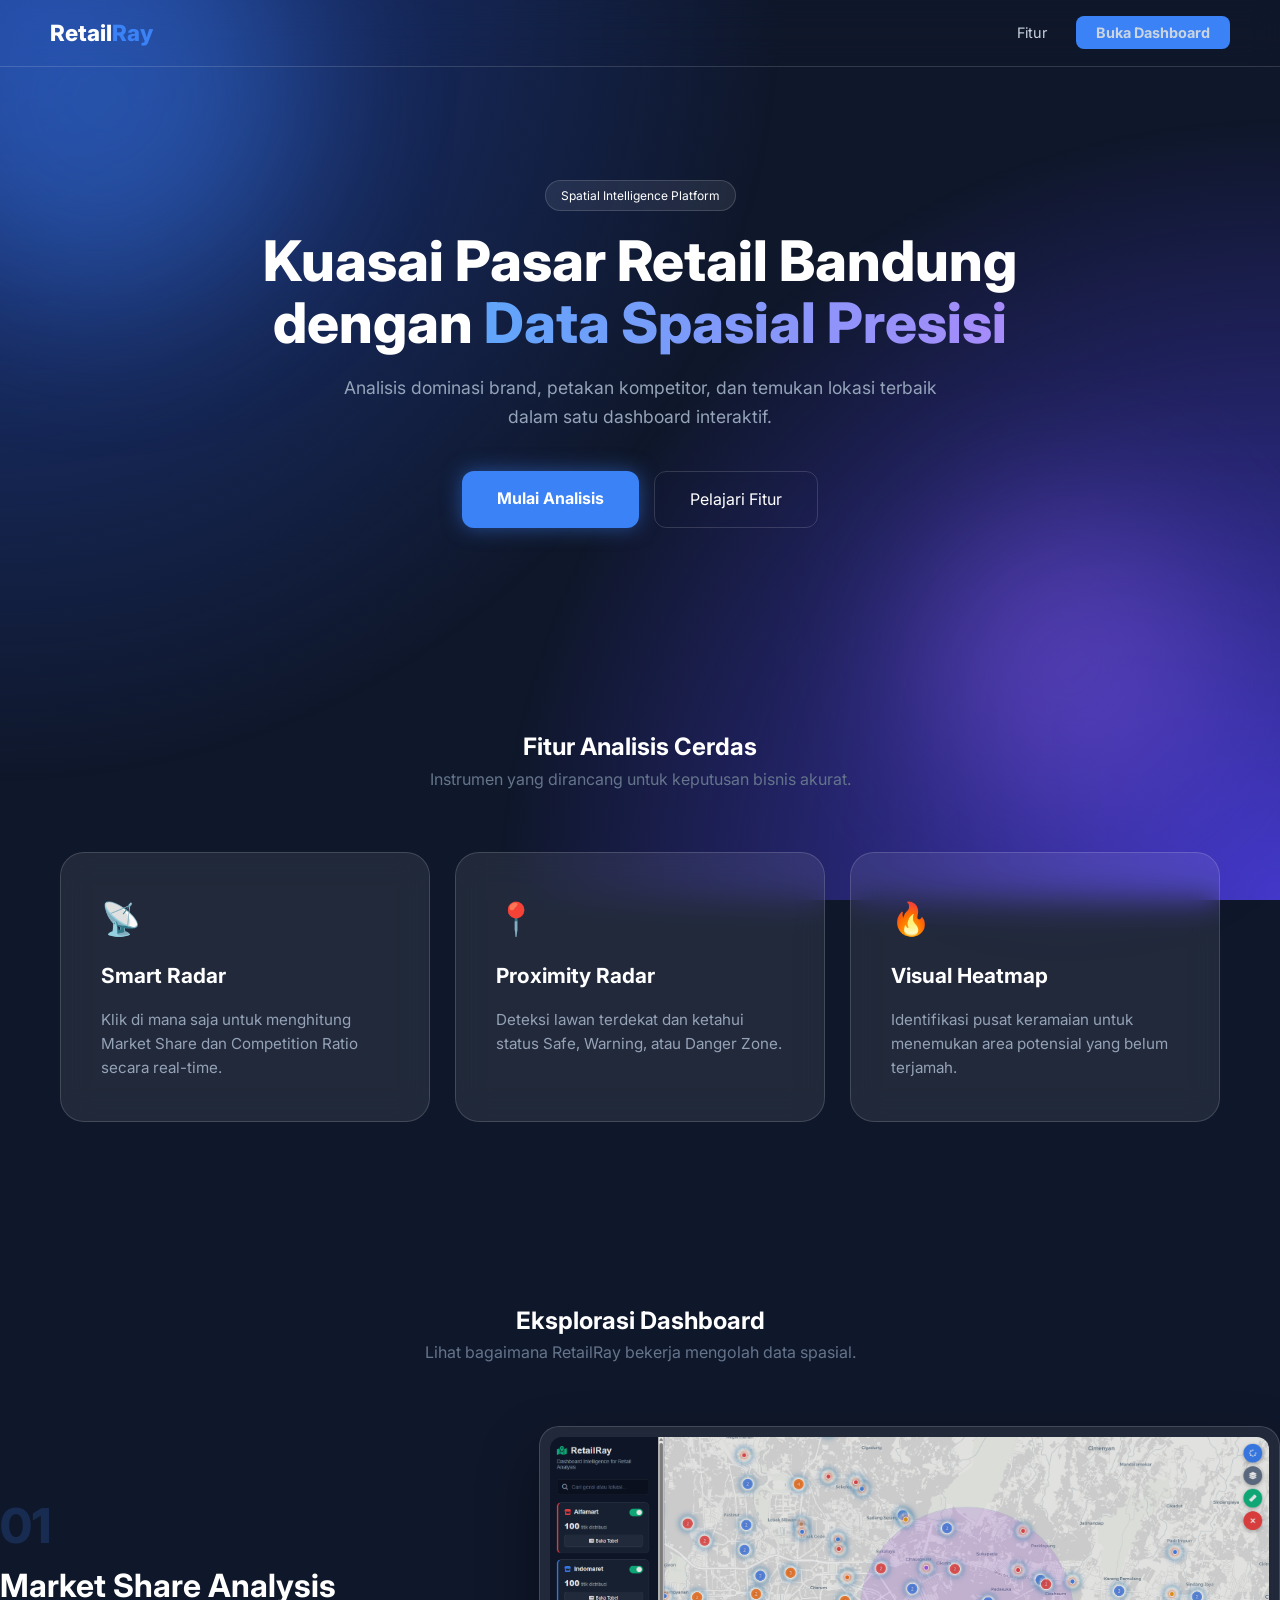
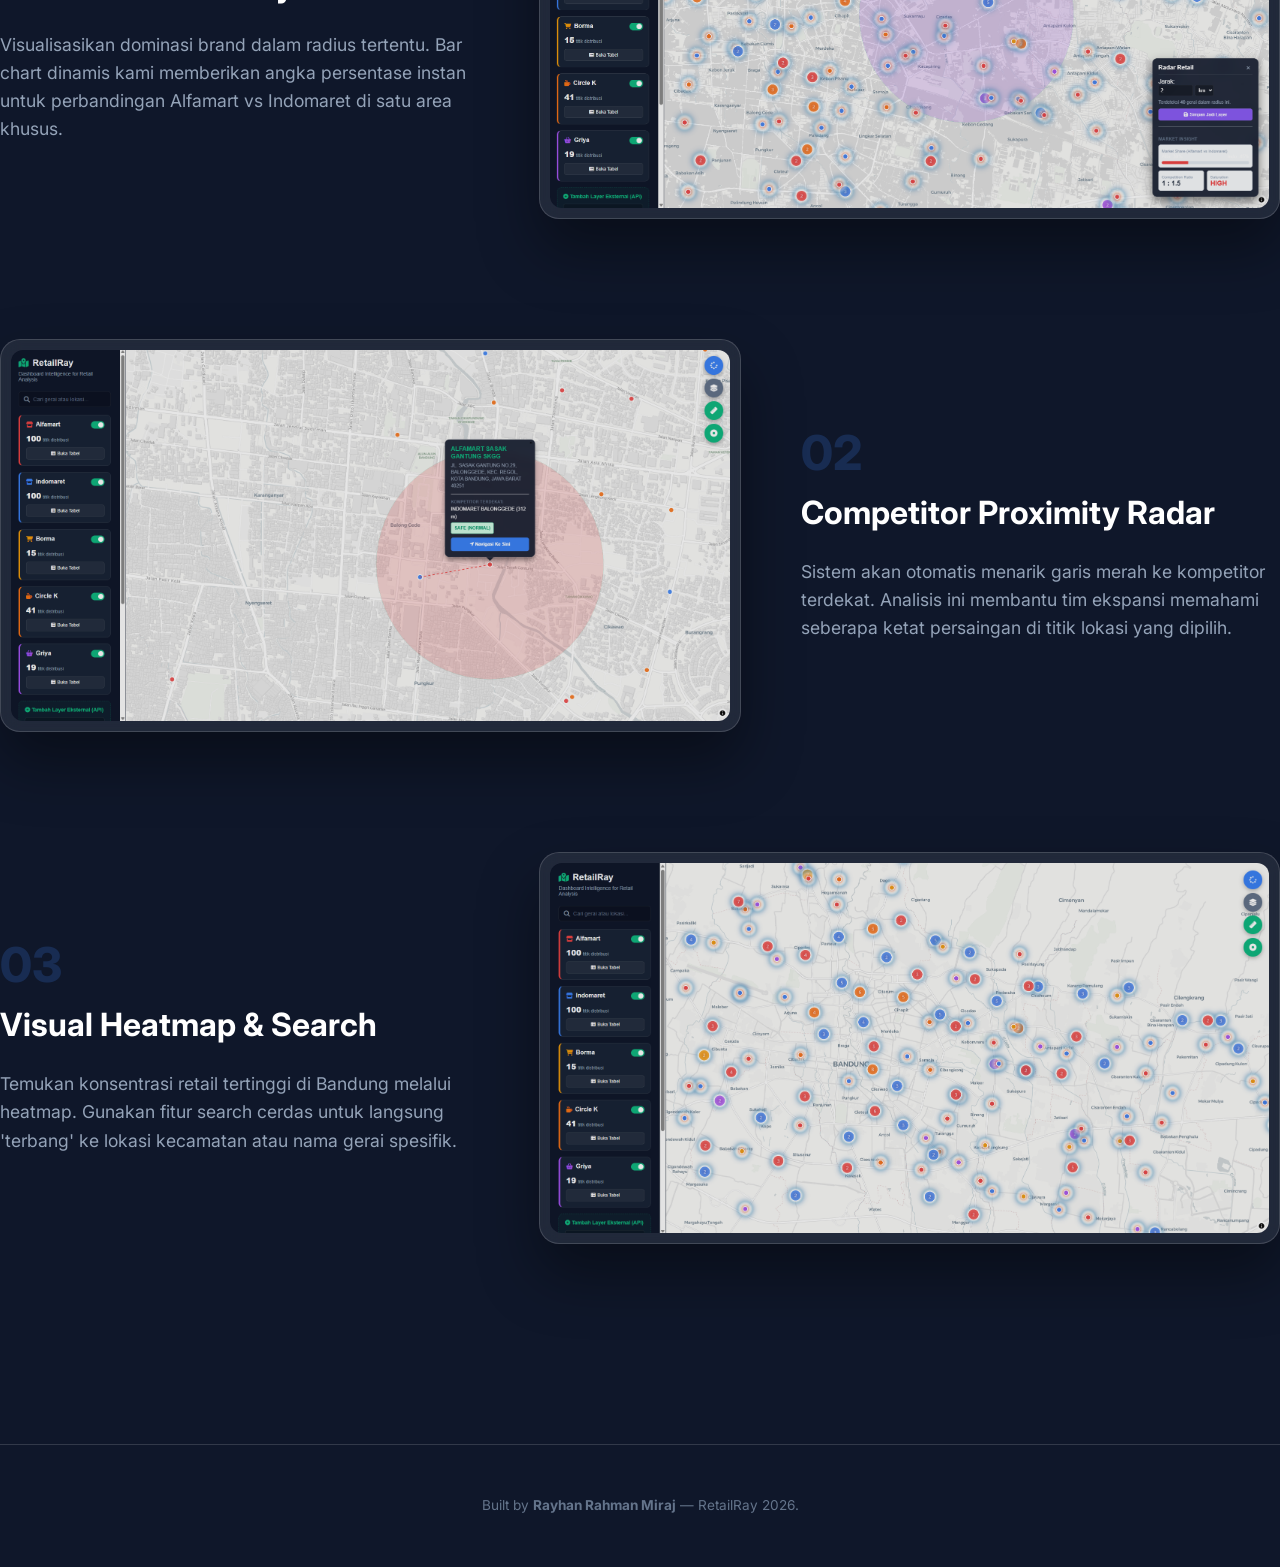
<file: index.html>
<!DOCTYPE html>
<html lang="id">
<head>
    <meta charset="UTF-8">
    <meta name="viewport" content="width=device-width, initial-scale=1.0">
    <title>RetailRay | Spatial Analysis</title>
    <link href="https://fonts.googleapis.com/css2?family=Inter:wght@400;700;800&display=swap" rel="stylesheet">
    <style>
        :root {
            --primary: #3b82f6;
            --primary-glow: rgba(59, 130, 246, 0.5);
            --glass: rgba(255, 255, 255, 0.08);
            --glass-border: rgba(255, 255, 255, 0.15);
            --text: #ffffff;
            --bg: #0f172a;
        }

        * { margin: 0; padding: 0; box-sizing: border-box; }
        body {
            font-family: 'Inter', sans-serif;
            background-color: var(--bg);
            color: var(--text);
            overflow-x: hidden;
            line-height: 1.6;
        }

        /* Background Mesh Gradient & Orbs */
        .bg-wrapper {
            position: fixed;
            top: 0; left: 0; width: 100%; height: 100%;
            z-index: -1;
            background: radial-gradient(circle at 0% 0%, #1e3a8a 0%, transparent 50%),
                        radial-gradient(circle at 100% 100%, #4338ca 0%, transparent 50%);
        }
        .orb {
            position: absolute; border-radius: 50%; filter: blur(80px); opacity: 0.4;
        }
        .orb-1 { width: 400px; height: 400px; background: #3b82f6; top: -100px; left: -100px; }
        .orb-2 { width: 300px; height: 300px; background: #8b5cf6; bottom: 10%; right: 5%; }

        /* Navbar - Fixed Glass */
        nav {
            position: fixed; top: 0; width: 100%; z-index: 1000;
            backdrop-filter: blur(15px); border-bottom: 1px solid var(--glass-border);
            padding: 15px 50px; display: flex; justify-content: space-between; align-items: center;
        }
        .logo { font-weight: 800; font-size: 1.4rem; text-decoration: none; color: #fff; }
        .logo span { color: var(--primary); }
        .nav-links a { text-decoration: none; color: #cbd5e1; margin-left: 25px; font-size: 0.9rem; }
        .btn-dash { background: var(--primary); padding: 8px 20px; border-radius: 8px; font-weight: bold; }

        /* Container & Layout */
        .container { max-width: 1200px; margin: 0 auto; padding: 0 20px; }

        /* Hero Section */
        .hero {
            padding-top: 180px; padding-bottom: 100px; display: flex; 
            flex-direction: column; align-items: center; text-align: center;
        }
        .badge {
            background: var(--glass); padding: 5px 15px; border-radius: 20px;
            border: 1px solid var(--glass-border); font-size: 0.75rem; margin-bottom: 20px;
        }
        h1 { font-size: 3.5rem; font-weight: 800; line-height: 1.1; margin-bottom: 20px; max-width: 800px; }
        .text-gradient { background: linear-gradient(to right, #60a5fa, #a78bfa); -webkit-background-clip: text; -webkit-text-fill-color: transparent; }
        .hero p { color: #94a3b8; max-width: 600px; margin-bottom: 40px; font-size: 1.1rem; }
        
        .cta-group { display: flex; gap: 15px; }
        .btn-main { background: var(--primary); color: #fff; padding: 15px 35px; border-radius: 12px; font-weight: bold; text-decoration: none; box-shadow: 0 0 20px var(--primary-glow); }
        .btn-outline { border: 1px solid var(--glass-border); padding: 15px 35px; border-radius: 12px; color: #fff; text-decoration: none; backdrop-filter: blur(5px); }

        /* Features Section - RAPIKAN GRID */
        .features { padding: 100px 0; }
        .section-title { text-align: center; margin-bottom: 60px; }
        .feature-grid { 
            display: grid; 
            grid-template-columns: repeat(auto-fit, minmax(300px, 1fr)); 
            gap: 25px; 
        }
        .card {
            background: var(--glass); backdrop-filter: blur(16px); 
            border: 1px solid var(--glass-border); padding: 40px; border-radius: 24px;
            transition: 0.3s;
        }
        .card:hover { transform: translateY(-10px); background: rgba(255,255,255,0.12); border-color: rgba(255,255,255,0.3); }
        .card h3 { margin: 15px 0; font-size: 1.3rem; }
        .card p { color: #94a3b8; font-size: 0.95rem; }

        /* Footer */
        footer { padding: 50px; text-align: center; border-top: 1px solid var(--glass-border); color: #64748b; font-size: 0.85rem; }

        @media (max-width: 768px) {
            h1 { font-size: 2.2rem; }
            nav { padding: 15px 20px; }
            .nav-links { display: none; }
        }
        /* Showcase Styling */
        .preview-showcase { padding: 80px 0; }

        .showcase-item {
            display: flex;
            align-items: center;
            gap: 60px;
            margin-bottom: 120px;
        }

        .showcase-item.reverse {
            flex-direction: row-reverse;
        }

        .showcase-text { flex: 1; text-align: left; }
        .step-no {
            font-size: 3rem;
            font-weight: 800;
            color: rgba(59, 130, 246, 0.2);
            display: block;
            line-height: 1;
            margin-bottom: 10px;
        }
        .showcase-text h3 { font-size: 2rem; margin-bottom: 20px; color: #fff; }
        .showcase-text p { color: #94a3b8; font-size: 1.1rem; }

        .showcase-img {
            flex: 1.5;
            position: relative;
            border-radius: 20px;
            overflow: hidden;
            transition: transform 0.5s ease;
        }

        .glass-frame {
            background: var(--glass);
            border: 1px solid var(--glass-border);
            backdrop-filter: blur(10px);
            padding: 10px;
            box-shadow: 0 30px 60px rgba(0,0,0,0.4);
        }

        .showcase-img img {
            width: 100%;
            border-radius: 12px;
            display: block;
            filter: brightness(0.9);
            transition: 0.5s;
        }

        .showcase-img:hover img {
            filter: brightness(1.1);
            transform: scale(1.02);
        }

        /* Responsive Showcase */
        @media (max-width: 992px) {
            .showcase-item, .showcase-item.reverse {
                flex-direction: column;
                gap: 30px;
                text-align: center;
                margin-bottom: 80px;
            }
            .showcase-text { text-align: center; }
        }
    </style>
</head>
<body>

    <div class="bg-wrapper">
        <div class="orb orb-1"></div>
        <div class="orb orb-2"></div>
    </div>

    <nav>
        <a href="#" class="logo">Retail<span>Ray</span></a>
        <div class="nav-links">
            <a href="#features">Fitur</a>
            <a href="./dashboard.html" class="btn-dash">Buka Dashboard</a>
        </div>
    </nav>

    <div class="container">
        <header class="hero">
            <div class="badge">Spatial Intelligence Platform</div>
            <h1>Kuasai Pasar Retail Bandung dengan <span class="text-gradient">Data Spasial Presisi</span></h1>
            <p>Analisis dominasi brand, petakan kompetitor, dan temukan lokasi terbaik dalam satu dashboard interaktif.</p>
            <div class="cta-group">
                <a href="./dashboard.html" class="btn-main">Mulai Analisis</a>
                <a href="#features" class="btn-outline">Pelajari Fitur</a>
            </div>
        </header>

        <section id="features" class="features">
            <div class="section-title">
                <h2>Fitur Analisis Cerdas</h2>
                <p style="color: #64748b;">Instrumen yang dirancang untuk keputusan bisnis akurat.</p>
            </div>
            <div class="feature-grid">
                <div class="card">
                    <div style="font-size: 2rem;">📡</div>
                    <h3>Smart Radar</h3>
                    <p>Klik di mana saja untuk menghitung Market Share dan Competition Ratio secara real-time.</p>
                </div>
                <div class="card">
                    <div style="font-size: 2rem;">📍</div>
                    <h3>Proximity Radar</h3>
                    <p>Deteksi lawan terdekat dan ketahui status Safe, Warning, atau Danger Zone.</p>
                </div>
                <div class="card">
                    <div style="font-size: 2rem;">🔥</div>
                    <h3>Visual Heatmap</h3>
                    <p>Identifikasi pusat keramaian untuk menemukan area potensial yang belum terjamah.</p>
                </div>
            </div>
        </section>
    </div>
    <section id="preview-showcase" class="preview-showcase">
    <div class="section-title">
        <h2>Eksplorasi Dashboard</h2>
        <p style="color: #64748b;">Lihat bagaimana RetailRay bekerja mengolah data spasial.</p>
    </div>

    <div class="showcase-item">
        <div class="showcase-text">
            <span class="step-no">01</span>
            <h3>Market Share Analysis</h3>
            <p>Visualisasikan dominasi brand dalam radius tertentu. Bar chart dinamis kami memberikan angka persentase instan untuk perbandingan Alfamart vs Indomaret di satu area khusus.</p>
        </div>
        <div class="showcase-img glass-frame">
            <img src="images/radar.png" alt="Radar Analysis Preview">
        </div>
    </div>

    <div class="showcase-item reverse">
        <div class="showcase-text">
            <span class="step-no">02</span>
            <h3>Competitor Proximity Radar</h3>
            <p>Sistem akan otomatis menarik garis merah ke kompetitor terdekat. Analisis ini membantu tim ekspansi memahami seberapa ketat persaingan di titik lokasi yang dipilih.</p>
        </div>
        <div class="showcase-img glass-frame">
            <img src="images/kompetitor.png" alt="Competitor Proximity Preview">
        </div>
    </div>

    <div class="showcase-item">
        <div class="showcase-text">
            <span class="step-no">03</span>
            <h3>Visual Heatmap & Search</h3>
            <p>Temukan konsentrasi retail tertinggi di Bandung melalui heatmap. Gunakan fitur search cerdas untuk langsung 'terbang' ke lokasi kecamatan atau nama gerai spesifik.</p>
        </div>
        <div class="showcase-img glass-frame">
            <img src="images/heatmap.png" alt="Heatmap Preview">
        </div>
    </div>
</section>

    <footer>
        Built by <strong>Rayhan Rahman Miraj</strong> — RetailRay 2026.
    </footer>

</body>
</html>
</file>
